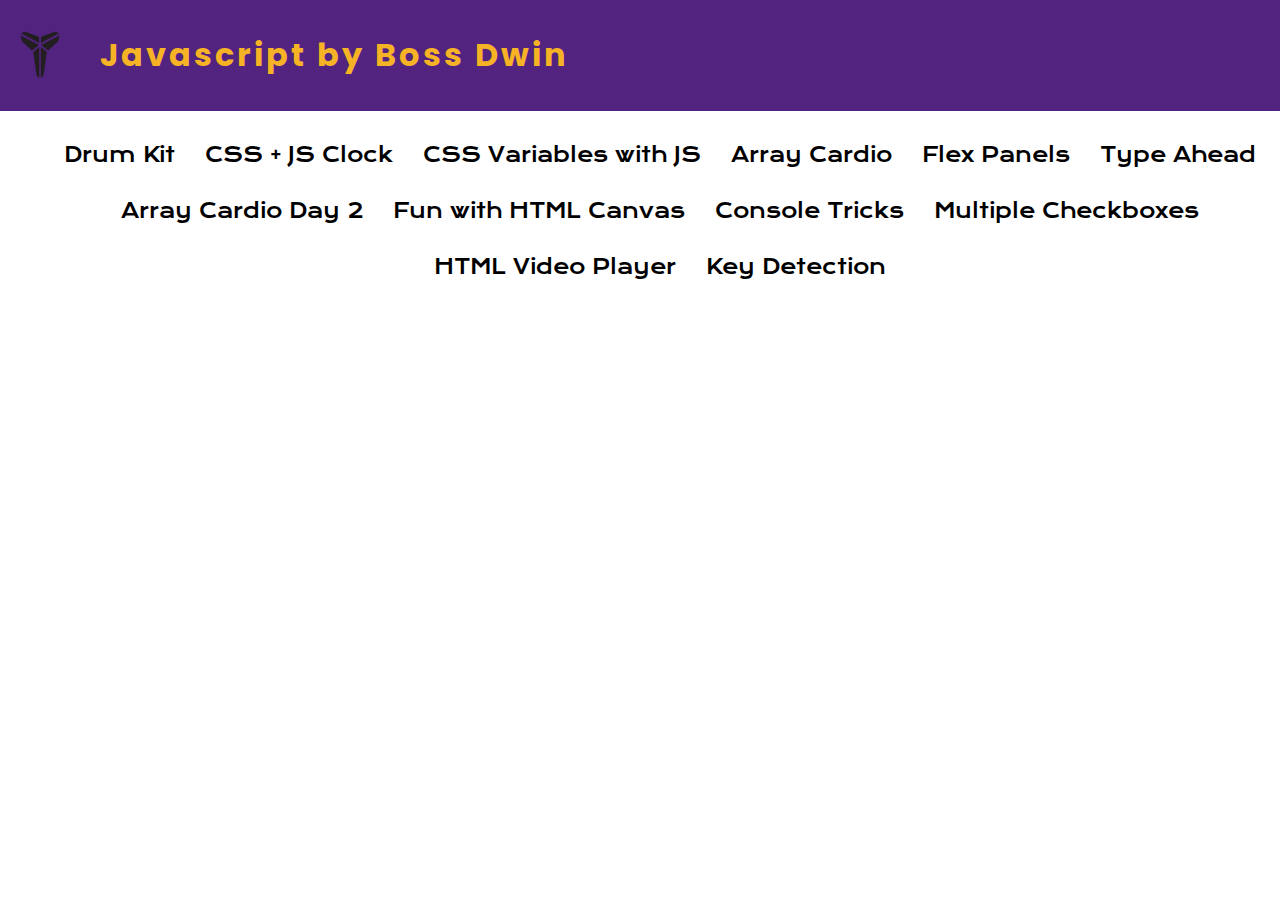
<file: index.html>
<!DOCTYPE html>
<html lang="en">
<head>
    <meta charset="UTF-8">
    <meta name="viewport" content="width=device-width, initial-scale=1.0">
    <title>Javascript 30 by Boss Dwin</title>
    <link href="https://fonts.googleapis.com/css?family=Poppins:100,200,300,400,500,600,700,800,900&display=swap" rel="stylesheet">
    <link href="https://fonts.googleapis.com/css?family=Krona+One&display=swap" rel="stylesheet">
    <link rel="stylesheet" href="style.css">
</head>
<body>
    <div id="main-header" class="main-header">
        <div class="header-cont">
            <div class="logo-img">
                <div class="img-cont">
                    <img src="./logo.png" alt="">
                </div>
            </div>
            <div class="logo-text">
                <h1>Javascript by Boss Dwin</h1>
            </div>
        </div>
    </div>
    <ul>
        <li><a href="aldwin-ex1/index.html">Drum Kit</a></li>
        <li><a href="aldwin-ex2/index.html">CSS + JS Clock</a></li>
        <li><a href="aldwin-ex3/index.html">CSS Variables with JS</a></li>
        <li><a href="aldwin-ex4/index.html">Array Cardio</a></li>
        <li><a href="aldwin-ex5/index.html">Flex Panels</a></li>
        <li><a href="aldwin-ex6/index.html">Type Ahead</a></li>
        <li><a href="aldwin-ex7/index.html">Array Cardio Day 2</a></li>
        <li><a href="aldwin-ex8/index.html">Fun with HTML Canvas</a></li>
        <li><a href="aldwin-ex9/index.html">Console Tricks</a></li>
        <li><a href="aldwin-ex10/index.html">Multiple Checkboxes</a></li>
        <li><a href="aldwin-ex11/index.html">HTML Video Player</a></li>
        <li><a href="aldwin-ex12/index.html">Key Detection</a></li>
    </ul>
</body>
</html>
</file>
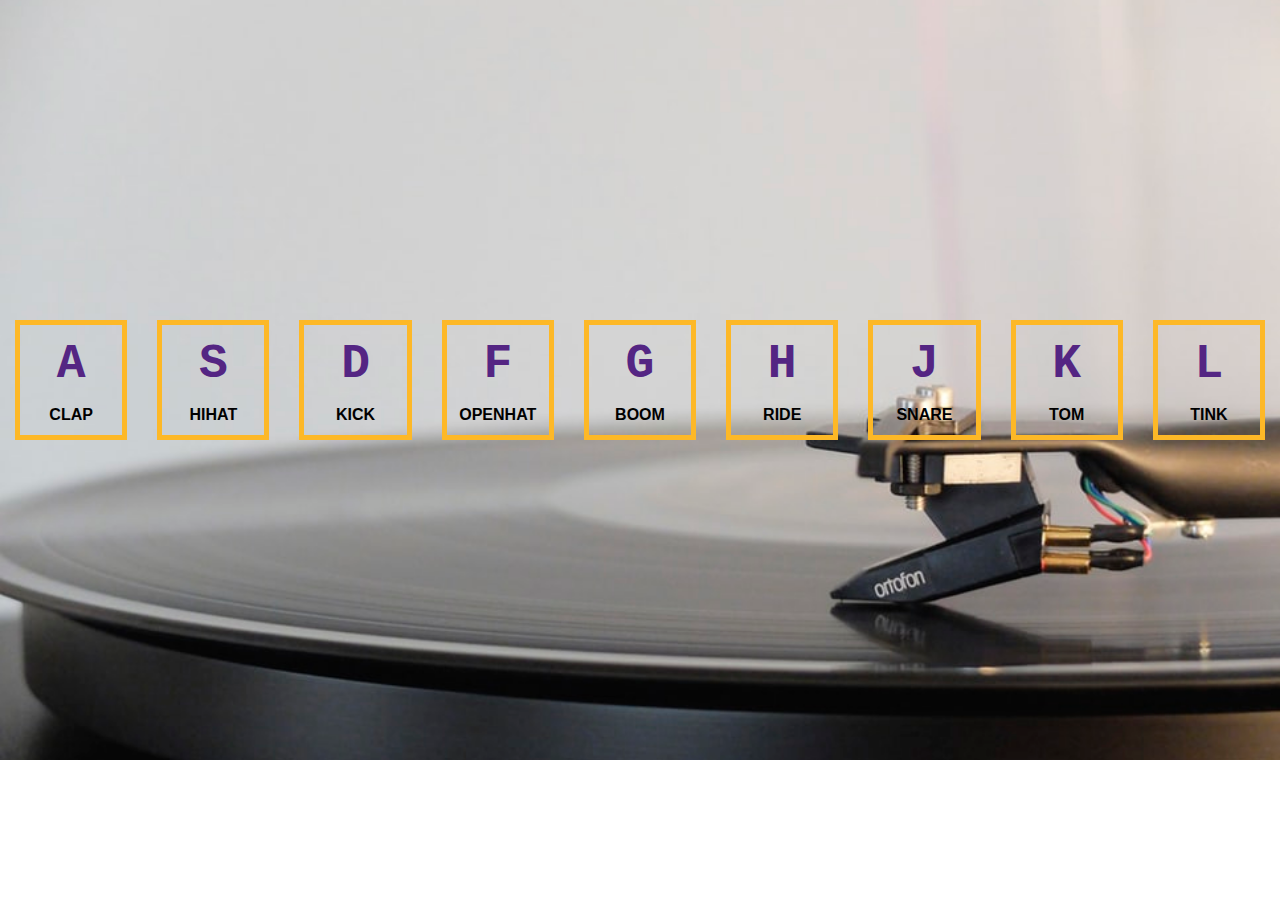
<file: aldwin-ex1/index.html>
<!DOCTYPE html>
<html lang="en">
<head>
    <meta charset="UTF-8">
    <meta name="viewport" content="width=device-width, initial-scale=1.0">
    <title>Drum Kit</title>
    <link rel="stylesheet" href="style.css">
</head>
<body>
    <!-- DRUM KIT -->
    <div id="drum-kit" class="drum-kit">
        <div class="keys">
          <div data-key="65" class="key">
            <strong>A</strong>
            <span class="sound">clap</span>
          </div>
          <div data-key="83" class="key">
            <strong>S</strong>
            <span class="sound">hihat</span>
          </div>
          <div data-key="68" class="key">
            <strong>D</strong>
            <span class="sound">kick</span>
          </div>
          <div data-key="70" class="key">
            <strong>F</strong>
            <span class="sound">openhat</span>
          </div>
          <div data-key="71" class="key">
            <strong>G</strong>
            <span class="sound">boom</span>
          </div>
          <div data-key="72" class="key">
            <strong>H</strong>
            <span class="sound">ride</span>
          </div>
          <div data-key="74" class="key">
            <strong>J</strong>
            <span class="sound">snare</span>
          </div>
          <div data-key="75" class="key">
            <strong>K</strong>
            <span class="sound">tom</span>
          </div>
          <div data-key="76" class="key">
            <strong>L</strong>
            <span class="sound">tink</span>
          </div>
        </div>
        <audio data-key="65" src="sounds/clap.wav"></audio>
        <audio data-key="83" src="sounds/hihat.wav"></audio>
        <audio data-key="68" src="sounds/kick.wav"></audio>
        <audio data-key="70" src="sounds/openhat.wav"></audio>
        <audio data-key="71" src="sounds/boom.wav"></audio>
        <audio data-key="72" src="sounds/ride.wav"></audio>
        <audio data-key="74" src="sounds/snare.wav"></audio>
        <audio data-key="75" src="sounds/tom.wav"></audio>
        <audio data-key="76" src="sounds/tink.wav"></audio>
    </div>
    <script src="script.js"></script>
</body>
</html>
</file>
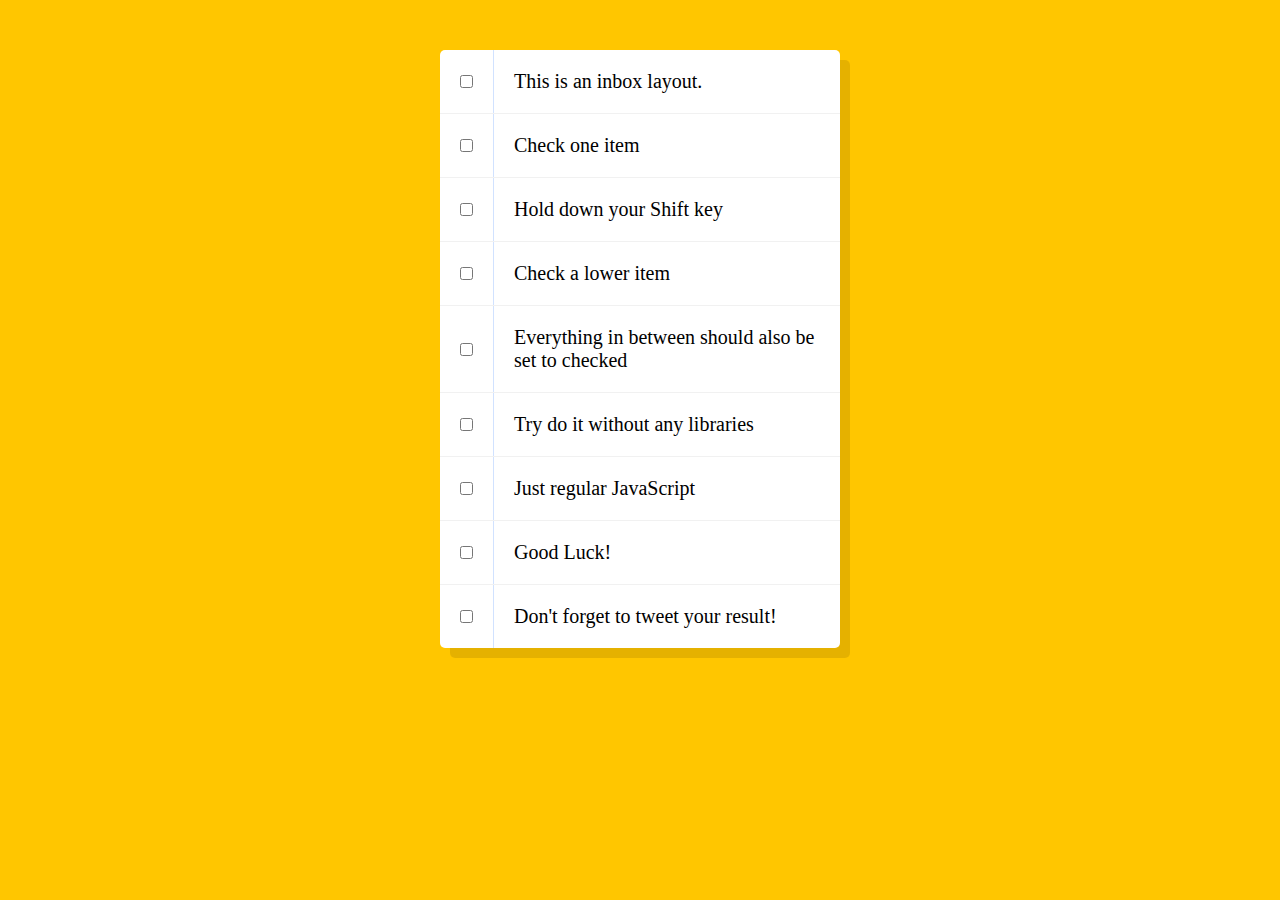
<file: aldwin-ex10/index.html>
<!DOCTYPE html>
<html lang="en">
<head>
  <meta charset="UTF-8">
  <title>Multiple Checkboxes</title>
  <link rel="stylesheet" href="styles.css">
</head>
<body>
  <div class="inbox">
    <div class="item">
      <input type="checkbox">
      <p>This is an inbox layout.</p>
    </div>
    <div class="item">
      <input type="checkbox">
      <p>Check one item</p>
    </div>
    <div class="item">
      <input type="checkbox">
      <p>Hold down your Shift key</p>
    </div>
    <div class="item">
      <input type="checkbox">
      <p>Check a lower item</p>
    </div>
    <div class="item">
      <input type="checkbox">
      <p>Everything in between should also be set to checked</p>
    </div>
    <div class="item">
      <input type="checkbox">
      <p>Try do it without any libraries</p>
    </div>
    <div class="item">
      <input type="checkbox">
      <p>Just regular JavaScript</p>
    </div>
    <div class="item">
      <input type="checkbox">
      <p>Good Luck!</p>
    </div>
    <div class="item">
      <input type="checkbox">
      <p>Don't forget to tweet your result!</p>
    </div>
  </div>

  <script src="scripts.js"></script>
</body>
</html>
</file>
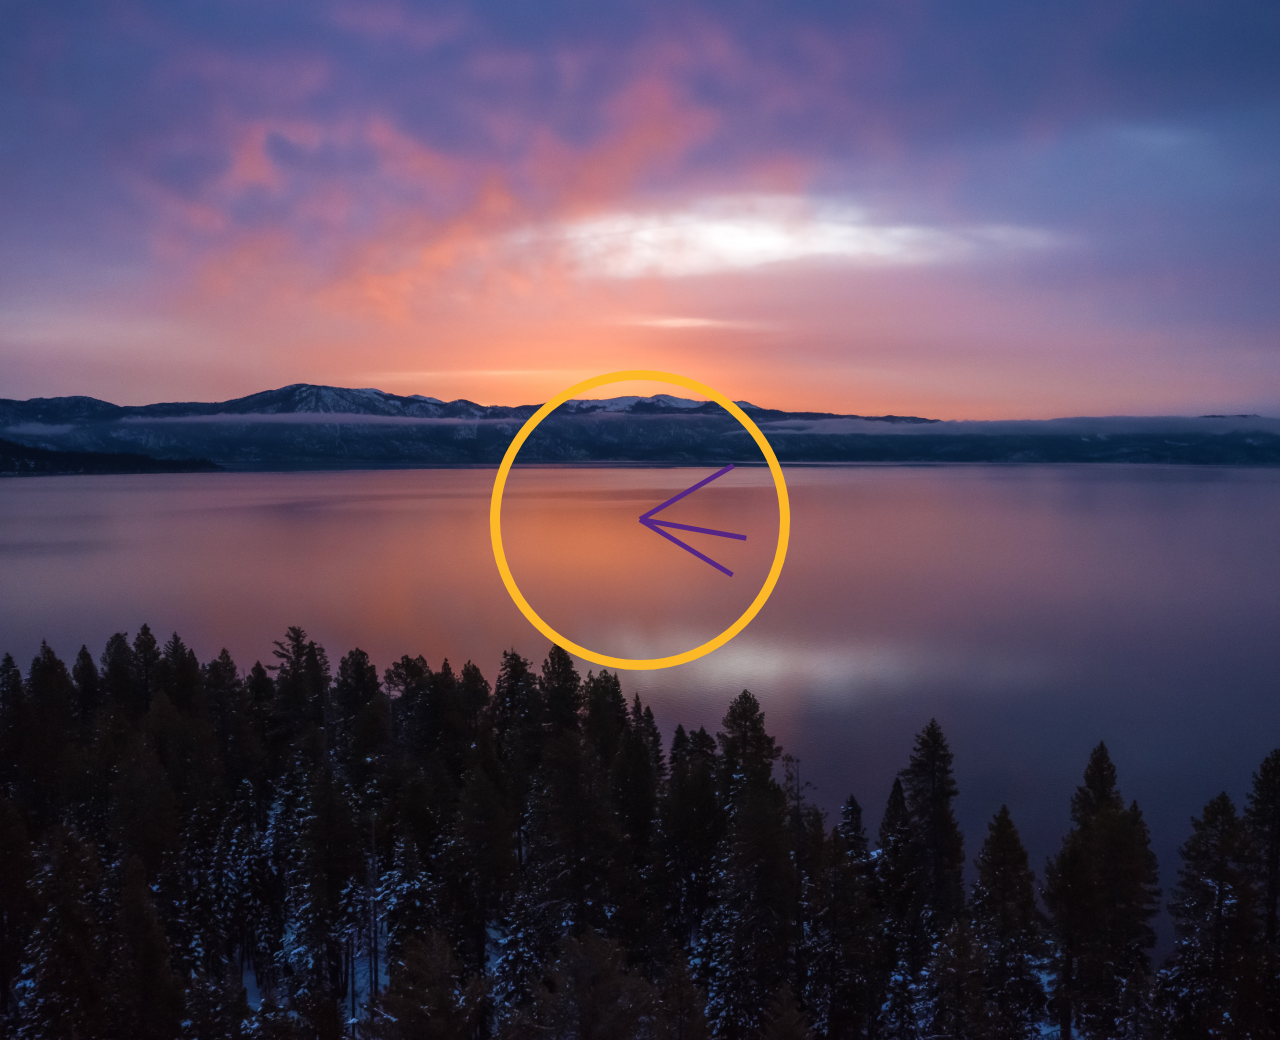
<file: aldwin-ex2/index.html>
<!DOCTYPE html>
<html lang="en">
<head>
    <meta charset="UTF-8">
    <meta name="viewport" content="width=device-width, initial-scale=1.0">
    <title>JS Clock</title>
    <link rel="stylesheet" href="style.css">
</head>
<body>
  <!-- JS CLOCK -->
  <div id="js-clock" class="js-clock">
      <div class="clock">
        <div class="clock-face">
          <div class="hand hour-hand"></div>
          <div class="hand min-hand"></div>
          <div class="hand second-hand"></div>
        </div>
      </div>
  </div>
    <script src="script.js"></script>
</body>
</html>
</file>
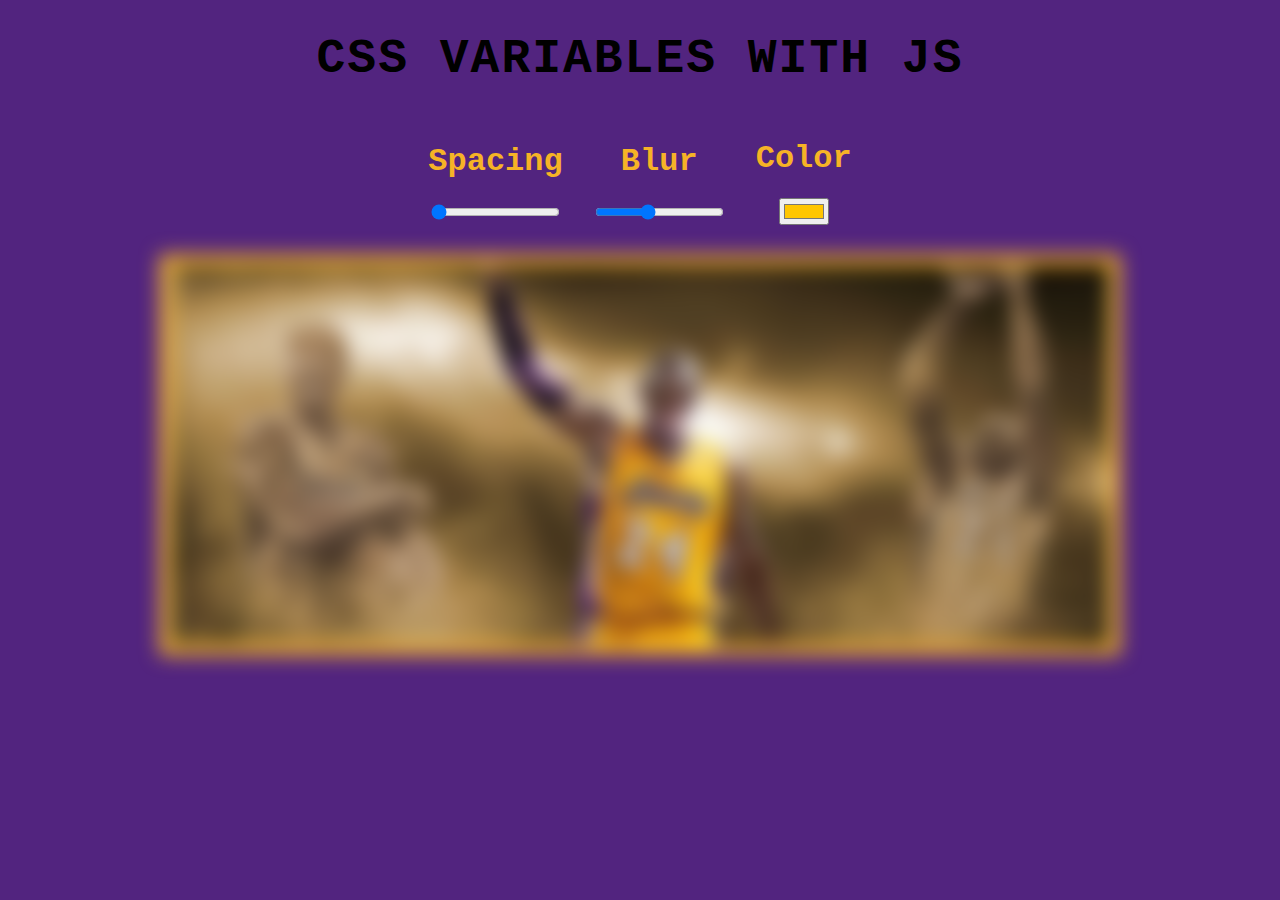
<file: aldwin-ex3/index.html>
<!DOCTYPE html>
<html lang="en">
<head>
    <meta charset="UTF-8">
    <meta name="viewport" content="width=device-width, initial-scale=1.0">
    <title>CSS Variables</title>
    <link rel="stylesheet" href="style.css">
</head>
<body>
    <div id="css-var" class="css-var">
        <div class="container">
            <div class="css-var-title">
                <h1>CSS Variables With JS</h1>
            </div>
            <div class="css-var-controls">
                <div class="controls">
                    <div class="spacing-cont control">
                        <h1>Spacing</h1>
                        <input id="spacing" type="range" name="spacing" min="10" max="200" value="10" data-sizing="px">
                    </div>
                    <div class="blur-cont control">
                        <h1>Blur</h1>
                        <input id="blur" type="range" name="blur" min="0" max="25" value="10" data-sizing="px">
                    </div>
                    <div class="base-cont control">
                        <h1>Color</h1>
                        <input id="base" type="color" name="base" value="#ffc600">
                    </div>
                </div>
            </div>
            <div class="css-var-img">
                <img src="./css-var-img.jpg" alt="">
            </div>
        </div>
    </div>
    <script src="script.js"></script>
</body>
</html>
</file>
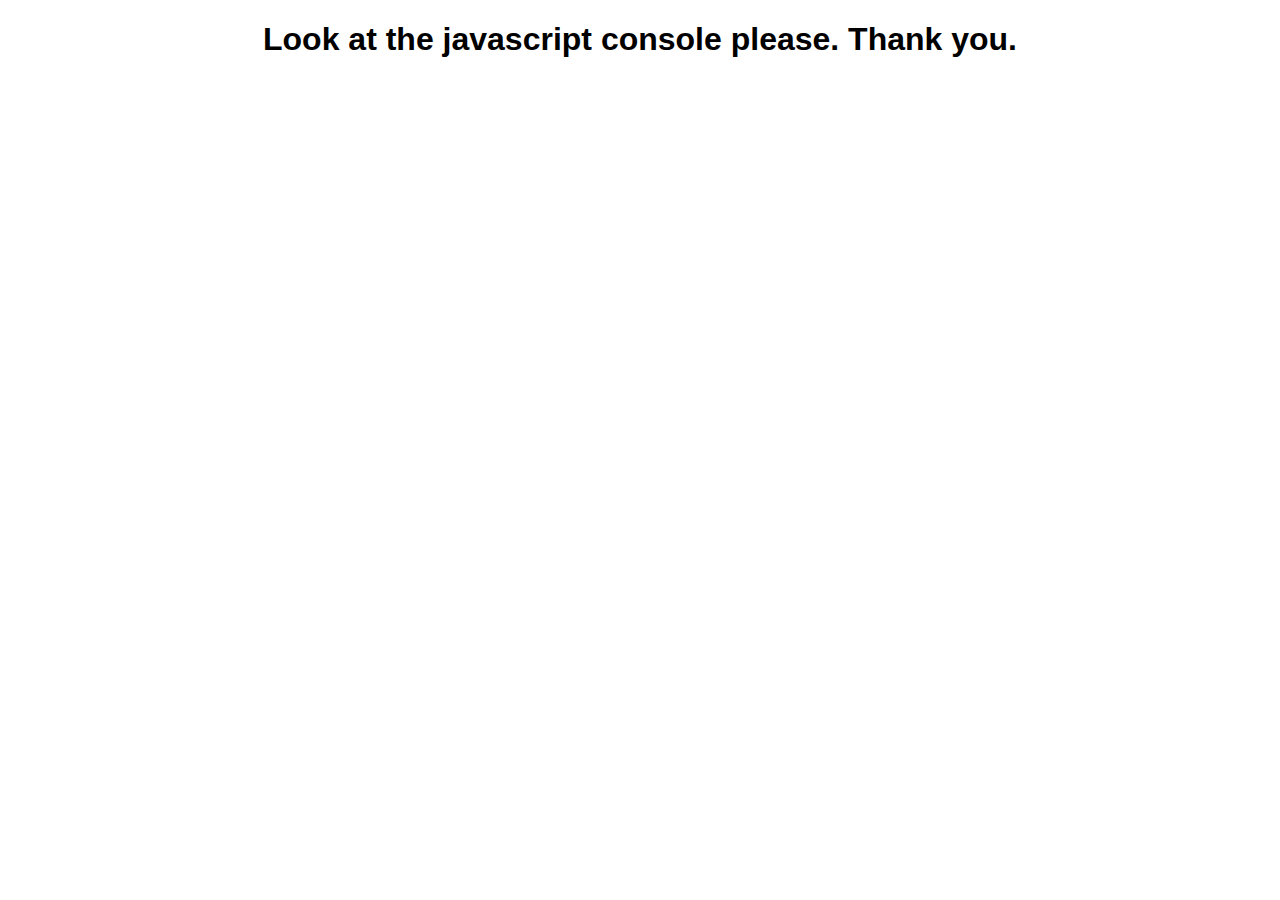
<file: aldwin-ex4/index.html>
<!DOCTYPE html>
<html lang="en">
<head>
    <meta charset="UTF-8">
    <meta name="viewport" content="width=device-width, initial-scale=1.0">
    <title>Array Cardio Day 1</title>
</head>
<body>
    <h1 style="text-align: center; font-family: -apple-system, BlinkMacSystemFont, 'Segoe UI', Roboto, Oxygen, Ubuntu, Cantarell, 'Open Sans', 'Helvetica Neue', sans-serif;">Look at the javascript console please. Thank you.</h1>
    <script src="script.js"></script>
</body>
</html>
</file>
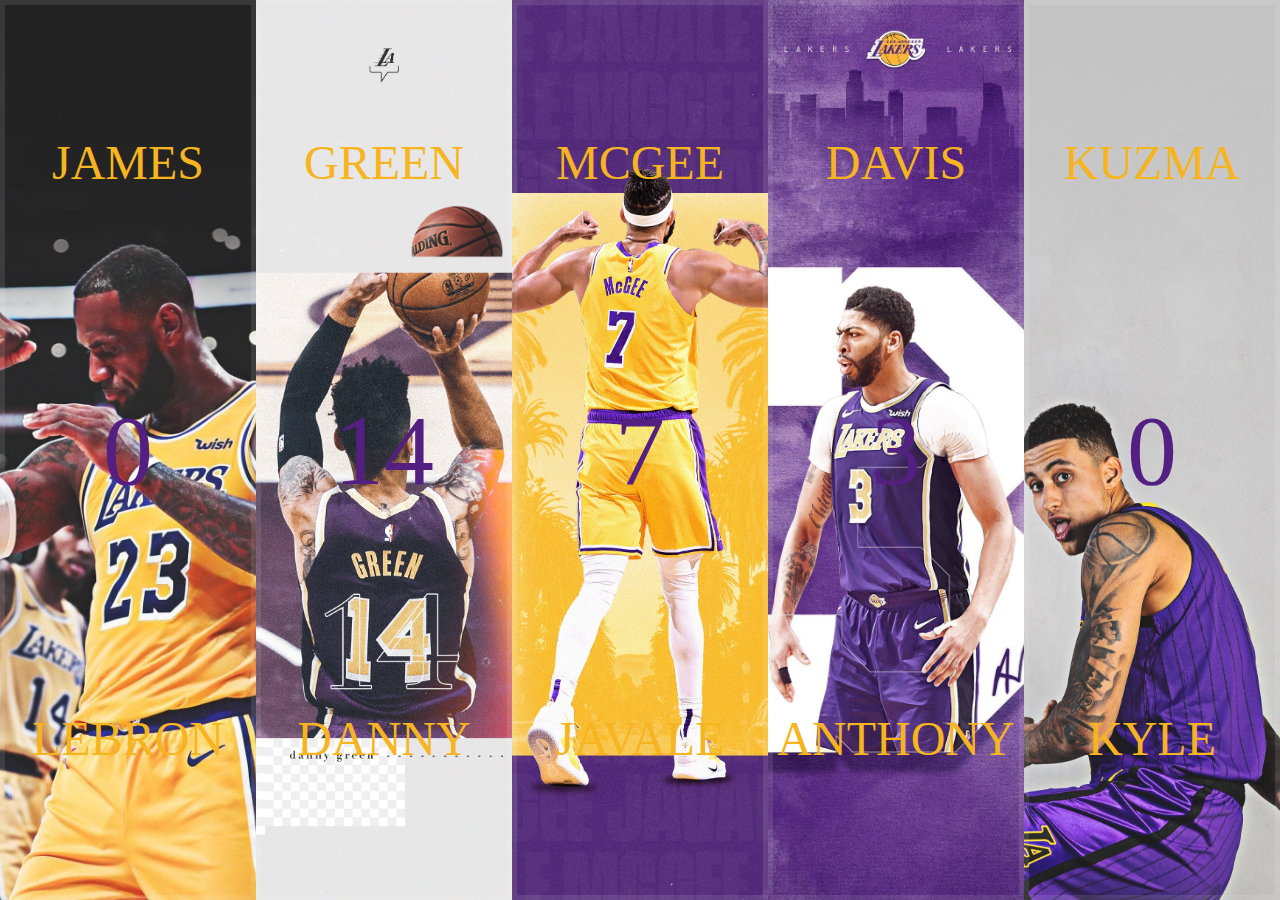
<file: aldwin-ex5/index.html>
<!DOCTYPE html>
<html lang="en">
<head>
    <meta charset="UTF-8">
    <meta name="viewport" content="width=device-width, initial-scale=1.0">
    <title>Flex Panel</title>
    <link rel="stylesheet" href="style.css">
</head>
<body>
    <div id="flex-panel" class="flex-panel">
        <div class="panels">
            <div class="panel panel1">
                <p>James</p>
                <p>0</p>
                <p>Lebron</p>
            </div>
            <div class="panel panel2">
                <p>Green</p>
                <p>14</p>
                <p>Danny</p>
            </div>
            <div class="panel panel3">
                <p>Mcgee</p>
                <p>7</p>
                <p>Javale</p>
            </div>
            <div class="panel panel4">
                <p>Davis</p>
                <p>3</p>
                <p>Anthony</p>
            </div>
            <div class="panel panel5">
                <p>Kuzma</p>
                <p>0</p>
                <p>Kyle</p>
            </div>
        </div>
    </div>
    <script src="script.js"></script>
</body>
</html>
</file>
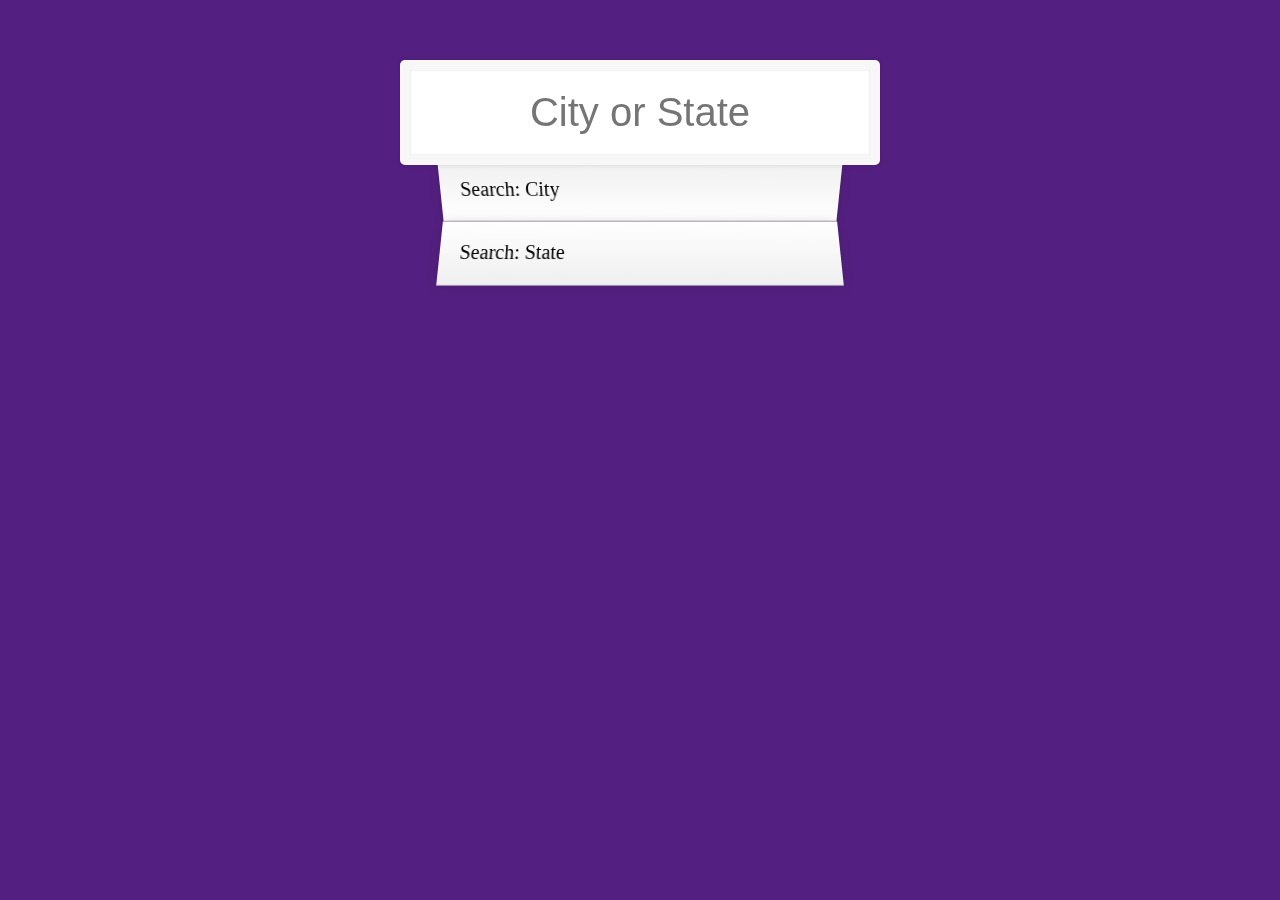
<file: aldwin-ex6/index.html>
<!DOCTYPE html>
<html lang="en">
<head>
    <meta charset="UTF-8">
    <meta name="viewport" content="width=device-width, initial-scale=1.0">
    <title>Type Ahead</title>
    <link rel="stylesheet" href="style.css">
</head>
<body>
    <form class="search-form">
        <input type="text" class="search" placeholder="City or State">
        <ul class="suggestions">
            <li>Search: City</li>
            <li>Search: State</li>
        </ul>
    </form>
    <script src="script.js"></script>
</body>
</html>
</file>
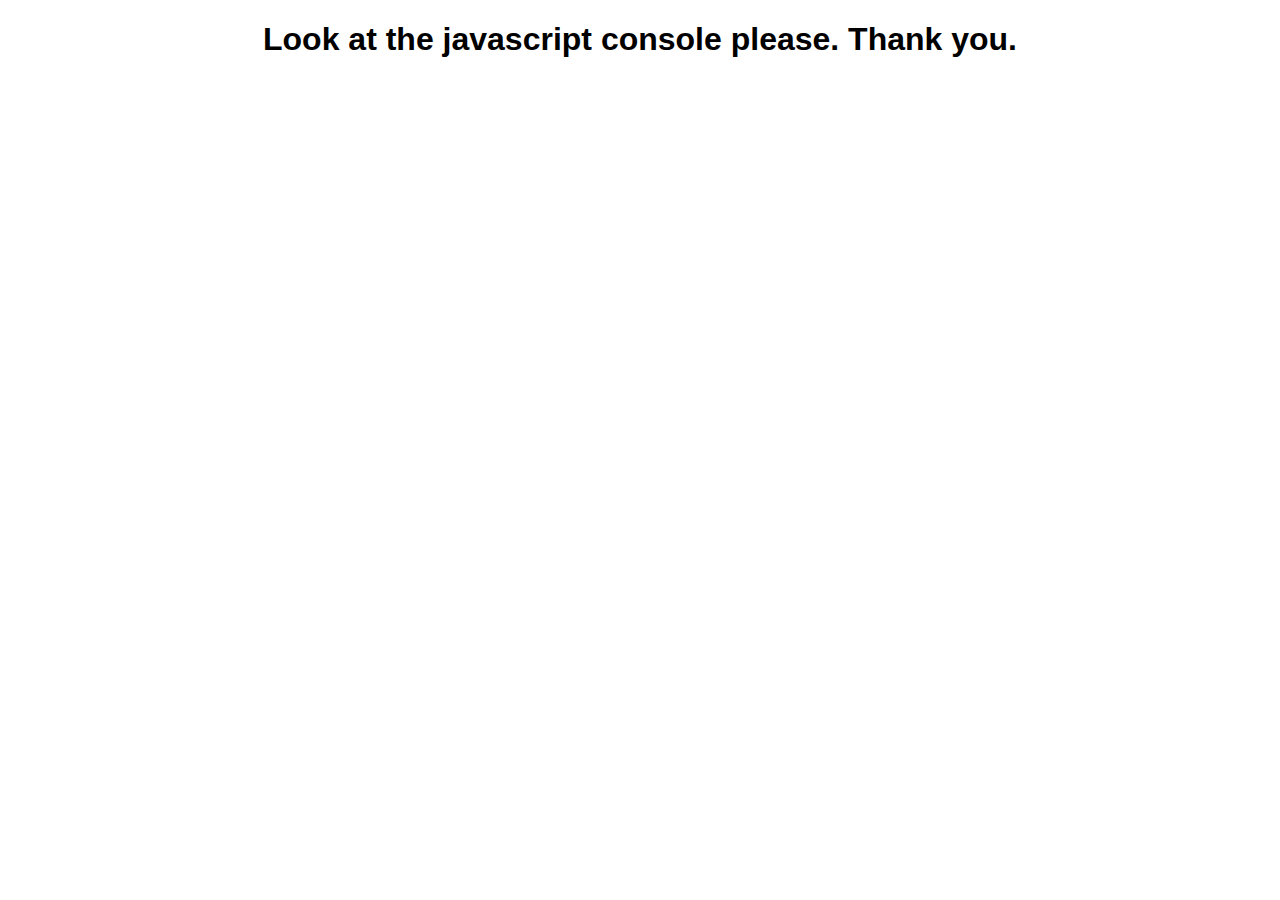
<file: aldwin-ex7/index.html>
<!DOCTYPE html>
<html lang="en">
<head>
    <meta charset="UTF-8">
    <meta name="viewport" content="width=device-width, initial-scale=1.0">
    <title>Array Cardio Day 2</title>
</head>
<body>
    <h1 style="text-align: center; font-family: -apple-system, BlinkMacSystemFont, 'Segoe UI', Roboto, Oxygen, Ubuntu, Cantarell, 'Open Sans', 'Helvetica Neue', sans-serif;">Look at the javascript console please. Thank you.</h1>
    <script src="script.js"></script>
</body>
</html>
</file>
<file: style.css>
* {
  -webkit-box-sizing: border-box;
          box-sizing: border-box;
}

body {
  margin: 0;
}

.container {
  max-width: 960px;
  margin: 0 auto;
}

h1, h2, h3, h4, h5, h6 {
  font-family: 'Poppins', sans-serif;
}

ul {
  display: -webkit-box;
  display: -ms-flexbox;
  display: flex;
  -webkit-box-pack: center;
      -ms-flex-pack: center;
          justify-content: center;
  -webkit-box-align: center;
      -ms-flex-align: center;
          align-items: center;
  -ms-flex-wrap: wrap;
      flex-wrap: wrap;
}

li {
  list-style: none;
  margin: 15px;
}

a {
  display: block;
  text-decoration: none;
  color: #000000;
  font-size: 20px;
  font-family: 'Krona One', sans-serif;
}

img {
  width: 100%;
  height: 100%;
  -o-object-fit: cover;
     object-fit: cover;
}

.header-cont {
  display: -webkit-box;
  display: -ms-flexbox;
  display: flex;
  -webkit-box-align: center;
      -ms-flex-align: center;
          align-items: center;
  text-align: center;
  background: #52247F;
  padding: 10px;
}

.header-cont .logo-img {
  margin-right: 30px;
}

.header-cont .logo-img .img-cont {
  width: 60px;
  height: 60px;
}

.header-cont .logo-text h1 {
  color: #F6B326;
  letter-spacing: 3px;
}
/*# sourceMappingURL=style.css.map */
</file>
<file: aldwin-ex1/style.css>
* {
  -webkit-box-sizing: border-box;
          box-sizing: border-box;
}

body {
  margin: 0;
  padding: 0;
}

.drum-kit {
  background: url("./images/drum-kit-bg.jpg") no-repeat center;
  background-size: cover;
  padding: 320px 0;
}

.keys {
  display: -webkit-box;
  display: -ms-flexbox;
  display: flex;
  -webkit-box-pack: center;
      -ms-flex-pack: center;
          justify-content: center;
  -webkit-box-align: center;
      -ms-flex-align: center;
          align-items: center;
  text-align: center;
}

.key {
  display: -webkit-box;
  display: -ms-flexbox;
  display: flex;
  -webkit-box-orient: vertical;
  -webkit-box-direction: normal;
      -ms-flex-direction: column;
          flex-direction: column;
  -webkit-box-align: center;
      -ms-flex-align: center;
          align-items: center;
  -webkit-box-pack: center;
      -ms-flex-pack: center;
          justify-content: center;
  text-align: center;
  border: 5px solid #FDB827;
  width: 120px;
  height: 120px;
  margin-left: 15px;
  margin-right: 15px;
  padding: 10px;
  -webkit-transition: all .2s ease;
  transition: all .2s ease;
}

.key strong {
  margin-bottom: 15px;
  font-family: 'Courier New', Courier, monospace;
  font-size: 48px;
  color: #542583;
}

.key span {
  text-transform: uppercase;
  font-family: Verdana, Geneva, Tahoma, sans-serif;
  font-weight: 600;
}

.playing {
  -webkit-transform: scale(1.5);
          transform: scale(1.5);
  border: 10px solid #542583;
}

.js-clock {
  background: url("./images/js-clock-bg.jpg") no-repeat center;
  background-size: cover;
  padding: 320px 0;
}

.clock {
  width: 300px;
  height: 300px;
  border: 10px solid #FDB827;
  border-radius: 50%;
  margin: 50px auto;
  position: relative;
  padding: 2rem;
}

.clock-face {
  position: relative;
  width: 100%;
  height: 100%;
  -webkit-transform: translateY(-3px);
          transform: translateY(-3px);
  /* account for the height of the clock hands */
}

.hand {
  width: 50%;
  height: 5px;
  background: #542583;
  position: absolute;
  top: 50%;
  -webkit-transform-origin: 100%;
          transform-origin: 100%;
  -webkit-transform: rotate(90deg);
          transform: rotate(90deg);
  -webkit-transition: all 0.05s;
  transition: all 0.05s;
  -webkit-transition-timing-function: cubic-bezier(0.1, 2.7, 0.58, 1);
          transition-timing-function: cubic-bezier(0.1, 2.7, 0.58, 1);
}
/*# sourceMappingURL=style.css.map */
</file>
<file: aldwin-ex10/styles.css>
html {
  font-family: sans-serif;
  background: #ffc600;
}

.inbox {
  max-width: 400px;
  margin: 50px auto;
  background: white;
  border-radius: 5px;
  -webkit-box-shadow: 10px 10px 0 rgba(0, 0, 0, 0.1);
          box-shadow: 10px 10px 0 rgba(0, 0, 0, 0.1);
}

.item {
  display: -webkit-box;
  display: -ms-flexbox;
  display: flex;
  -webkit-box-align: center;
      -ms-flex-align: center;
          align-items: center;
  border-bottom: 1px solid #F1F1F1;
}

.item:last-child {
  border-bottom: 0;
}

input:checked + p {
  background: #F9F9F9;
  text-decoration: line-through;
}

input[type="checkbox"] {
  margin: 20px;
}

p {
  margin: 0;
  padding: 20px;
  -webkit-transition: background 0.2s;
  transition: background 0.2s;
  -webkit-box-flex: 1;
      -ms-flex: 1;
          flex: 1;
  font-family: 'helvetica neue';
  font-size: 20px;
  font-weight: 200;
  border-left: 1px solid #D1E2FF;
}
/*# sourceMappingURL=styles.css.map */
</file>
<file: aldwin-ex2/style.css>
* {
  -webkit-box-sizing: border-box;
          box-sizing: border-box;
}

body {
  margin: 0;
  padding: 0;
}

.drum-kit {
  background: url("./images/drum-kit-bg.jpg") no-repeat center;
  background-size: cover;
  padding: 320px 0;
}

.keys {
  display: -webkit-box;
  display: -ms-flexbox;
  display: flex;
  -webkit-box-pack: center;
      -ms-flex-pack: center;
          justify-content: center;
  -webkit-box-align: center;
      -ms-flex-align: center;
          align-items: center;
  text-align: center;
}

.key {
  display: -webkit-box;
  display: -ms-flexbox;
  display: flex;
  -webkit-box-orient: vertical;
  -webkit-box-direction: normal;
      -ms-flex-direction: column;
          flex-direction: column;
  -webkit-box-align: center;
      -ms-flex-align: center;
          align-items: center;
  -webkit-box-pack: center;
      -ms-flex-pack: center;
          justify-content: center;
  text-align: center;
  border: 5px solid #FDB827;
  width: 120px;
  height: 120px;
  margin-left: 15px;
  margin-right: 15px;
  padding: 10px;
  -webkit-transition: all .2s ease;
  transition: all .2s ease;
}

.key strong {
  margin-bottom: 15px;
  font-family: 'Courier New', Courier, monospace;
  font-size: 48px;
  color: #542583;
}

.key span {
  text-transform: uppercase;
  font-family: Verdana, Geneva, Tahoma, sans-serif;
  font-weight: 600;
}

.playing {
  -webkit-transform: scale(1.5);
          transform: scale(1.5);
  border: 10px solid #542583;
}

.js-clock {
  background: url("./images/js-clock-bg.jpg") no-repeat center;
  background-size: cover;
  padding: 320px 0;
}

.clock {
  width: 300px;
  height: 300px;
  border: 10px solid #FDB827;
  border-radius: 50%;
  margin: 50px auto;
  position: relative;
  padding: 2rem;
}

.clock-face {
  position: relative;
  width: 100%;
  height: 100%;
  -webkit-transform: translateY(-3px);
          transform: translateY(-3px);
  /* account for the height of the clock hands */
}

.hand {
  width: 50%;
  height: 5px;
  background: #542583;
  position: absolute;
  top: 50%;
  -webkit-transform-origin: 100%;
          transform-origin: 100%;
  -webkit-transform: rotate(90deg);
          transform: rotate(90deg);
  -webkit-transition: all 0.05s;
  transition: all 0.05s;
  -webkit-transition-timing-function: cubic-bezier(0.1, 2.7, 0.58, 1);
          transition-timing-function: cubic-bezier(0.1, 2.7, 0.58, 1);
}
/*# sourceMappingURL=style.css.map */
</file>
<file: aldwin-ex3/style.css>
* {
  -webkit-box-sizing: border-box;
          box-sizing: border-box;
}

body {
  margin: 0;
  padding: 0;
  background: #52247F;
}

.container {
  max-width: 960px;
  margin: 0 auto;
}

:root {
  --base: #F6B520;
  --spacing: 10px;
  --blur: 10px;
}

.css-var-title {
  display: -webkit-box;
  display: -ms-flexbox;
  display: flex;
  -webkit-box-pack: center;
      -ms-flex-pack: center;
          justify-content: center;
  -webkit-box-align: center;
      -ms-flex-align: center;
          align-items: center;
  text-align: center;
}

.css-var-title h1 {
  font-family: 'Courier New', Courier, monospace;
  font-size: 48px;
  letter-spacing: 2px;
  text-transform: uppercase;
}

.css-var-controls {
  margin-bottom: 30px;
}

.css-var-controls .controls {
  display: -webkit-box;
  display: -ms-flexbox;
  display: flex;
  -webkit-box-pack: center;
      -ms-flex-pack: center;
          justify-content: center;
  -webkit-box-align: center;
      -ms-flex-align: center;
          align-items: center;
}

.css-var-controls .controls .control {
  display: -webkit-box;
  display: -ms-flexbox;
  display: flex;
  -webkit-box-orient: vertical;
  -webkit-box-direction: normal;
      -ms-flex-direction: column;
          flex-direction: column;
  -webkit-box-align: center;
      -ms-flex-align: center;
          align-items: center;
  -webkit-box-pack: center;
      -ms-flex-pack: center;
          justify-content: center;
  padding: 0 15px;
}

.css-var-controls .controls h1 {
  font-family: 'Courier New', Courier, monospace;
  color: #F6B326;
}

.css-var-img {
  width: 100%;
  height: 400px;
}

.css-var-img img {
  width: 100%;
  height: 100%;
  -o-object-fit: cover;
     object-fit: cover;
  padding: var(--spacing);
  background: var(--base);
  -webkit-filter: blur(var(--blur));
          filter: blur(var(--blur));
}
/*# sourceMappingURL=style.css.map */
</file>
<file: aldwin-ex5/style.css>
* {
  -webkit-box-sizing: border-box;
          box-sizing: border-box;
}

body {
  margin: 0;
  padding: 0;
}

.panels {
  min-height: 100vh;
  overflow: hidden;
  display: -webkit-box;
  display: -ms-flexbox;
  display: flex;
}

.panel {
  background: #6B0F9C;
  -webkit-box-shadow: inset 0 0 0 5px rgba(255, 255, 255, 0.1);
          box-shadow: inset 0 0 0 5px rgba(255, 255, 255, 0.1);
  color: white;
  text-align: center;
  -webkit-box-align: center;
      -ms-flex-align: center;
          align-items: center;
  /* Safari transitionend event.propertyName === flex */
  /* Chrome + FF transitionend event.propertyName === flex-grow */
  -webkit-transition: font-size 0.7s cubic-bezier(0.61, -0.19, 0.7, -0.11), background 0.2s, -webkit-box-flex 0.7s cubic-bezier(0.61, -0.19, 0.7, -0.11);
  transition: font-size 0.7s cubic-bezier(0.61, -0.19, 0.7, -0.11), background 0.2s, -webkit-box-flex 0.7s cubic-bezier(0.61, -0.19, 0.7, -0.11);
  transition: font-size 0.7s cubic-bezier(0.61, -0.19, 0.7, -0.11), flex 0.7s cubic-bezier(0.61, -0.19, 0.7, -0.11), background 0.2s;
  transition: font-size 0.7s cubic-bezier(0.61, -0.19, 0.7, -0.11), flex 0.7s cubic-bezier(0.61, -0.19, 0.7, -0.11), background 0.2s, -webkit-box-flex 0.7s cubic-bezier(0.61, -0.19, 0.7, -0.11), -ms-flex 0.7s cubic-bezier(0.61, -0.19, 0.7, -0.11);
  font-size: 20px;
  background-size: cover;
  background-position: center;
  -webkit-box-flex: 1;
      -ms-flex: 1;
          flex: 1;
  -webkit-box-pack: center;
      -ms-flex-pack: center;
          justify-content: center;
  display: -webkit-box;
  display: -ms-flexbox;
  display: flex;
  -webkit-box-orient: vertical;
  -webkit-box-direction: normal;
      -ms-flex-direction: column;
          flex-direction: column;
}

.panel1 {
  background: url("./images/lebron.jpg") no-repeat center;
  background-size: cover;
}

.panel2 {
  background: url("./images/green.jpg") no-repeat center;
  background-size: cover;
}

.panel3 {
  background: url("./images/mcgee.jpg") no-repeat center;
  background-size: cover;
}

.panel4 {
  background: url("./images/davis.jpg") no-repeat center;
  background-size: cover;
}

.panel5 {
  background: url("./images/kuzma.jpg") no-repeat center;
  background-size: cover;
}

.panel > *:first-child {
  -webkit-transform: translateY(-100%);
          transform: translateY(-100%);
}

.panel.open-active > *:first-child {
  -webkit-transform: translateY(0);
          transform: translateY(0);
}

.panel > *:last-child {
  -webkit-transform: translateY(100%);
          transform: translateY(100%);
}

.panel.open-active > *:last-child {
  -webkit-transform: translateY(0);
          transform: translateY(0);
}

.panel p {
  text-transform: uppercase;
  font-family: Georgia, 'Times New Roman', Times, serif;
  font-size: 48px;
  color: #F6B520;
}

.panel p:nth-child(2) {
  font-size: 100px;
  color: #531F80;
}

.panel.open {
  -webkit-box-flex: 5;
      -ms-flex: 5;
          flex: 5;
  font-size: 40px;
}

@media only screen and (max-width: 600px) {
  .panel p {
    font-size: 1em;
  }
}
/*# sourceMappingURL=style.css.map */
</file>
<file: aldwin-ex6/style.css>
* {
  -webkit-box-sizing: border-box;
          box-sizing: border-box;
}

body {
  margin: 0;
  padding: 0;
}

html {
  -webkit-box-sizing: border-box;
          box-sizing: border-box;
  background: #531F80;
  font-family: 'helvetica neue';
  font-size: 20px;
  font-weight: 200;
}

input {
  width: 100%;
  padding: 20px;
  color: #F6B520;
}

.search-form {
  max-width: 400px;
  margin: 50px auto;
}

input.search {
  margin: 0;
  text-align: center;
  outline: 0;
  border: 10px solid #F7F7F7;
  width: 120%;
  left: -10%;
  position: relative;
  top: 10px;
  z-index: 2;
  border-radius: 5px;
  font-size: 40px;
  -webkit-box-shadow: 0 0 5px rgba(0, 0, 0, 0.12), inset 0 0 2px rgba(0, 0, 0, 0.19);
          box-shadow: 0 0 5px rgba(0, 0, 0, 0.12), inset 0 0 2px rgba(0, 0, 0, 0.19);
}

.suggestions {
  margin: 0;
  padding: 0;
  position: relative;
  /*perspective: 20px;*/
}

.suggestions li {
  background: white;
  list-style: none;
  border-bottom: 1px solid #D8D8D8;
  -webkit-box-shadow: 0 0 10px rgba(0, 0, 0, 0.14);
          box-shadow: 0 0 10px rgba(0, 0, 0, 0.14);
  margin: 0;
  padding: 20px;
  -webkit-transition: background 0.2s;
  transition: background 0.2s;
  display: -webkit-box;
  display: -ms-flexbox;
  display: flex;
  -webkit-box-pack: justify;
      -ms-flex-pack: justify;
          justify-content: space-between;
  text-transform: capitalize;
}

.suggestions li:nth-child(even) {
  -webkit-transform: perspective(100px) rotateX(3deg) translateY(2px) scale(1.001);
          transform: perspective(100px) rotateX(3deg) translateY(2px) scale(1.001);
  background: -webkit-gradient(linear, left top, left bottom, from(#ffffff), to(#EFEFEF));
  background: linear-gradient(to bottom, #ffffff 0%, #EFEFEF 100%);
}

.suggestions li:nth-child(odd) {
  -webkit-transform: perspective(100px) rotateX(-3deg) translateY(3px);
          transform: perspective(100px) rotateX(-3deg) translateY(3px);
  background: -webkit-gradient(linear, left bottom, left top, from(#ffffff), to(#EFEFEF));
  background: linear-gradient(to top, #ffffff 0%, #EFEFEF 100%);
}

span.population {
  font-size: 15px;
}

.hl {
  background: #F6B520;
}
/*# sourceMappingURL=style.css.map */
</file>
